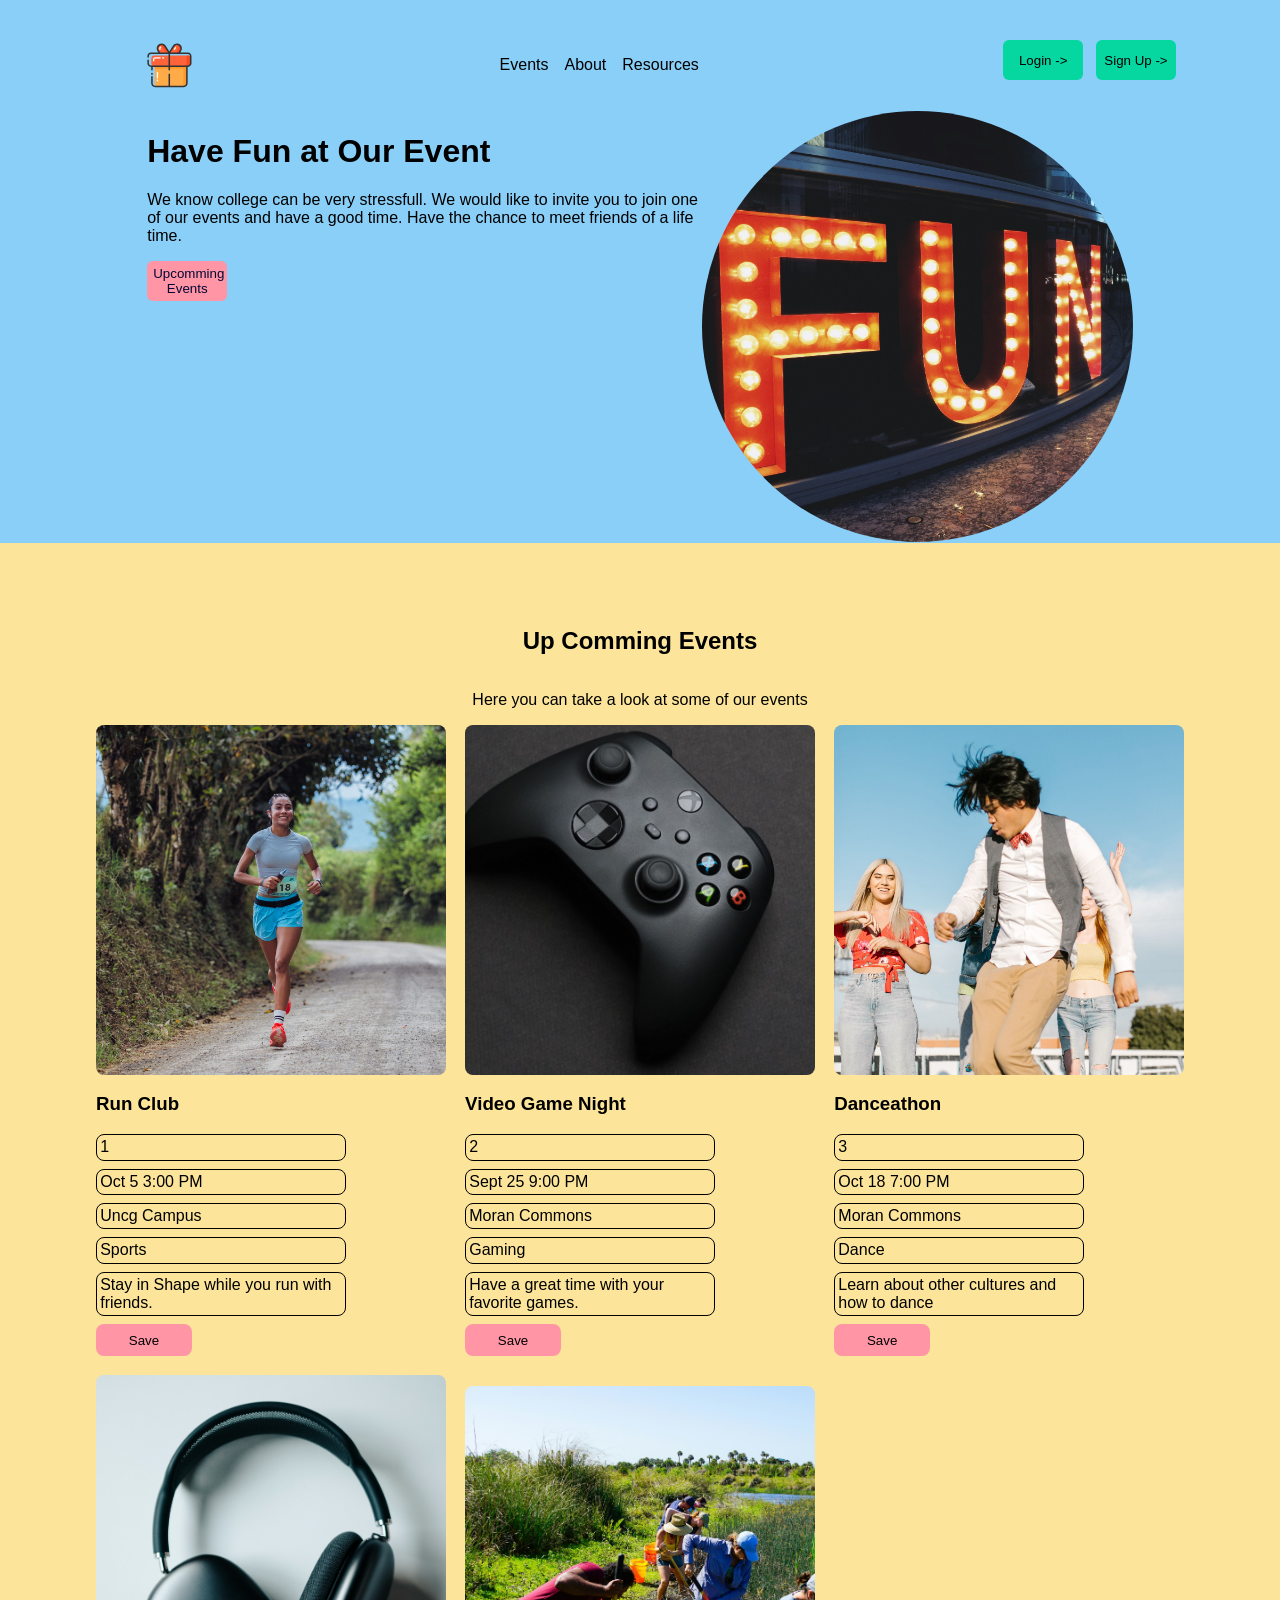
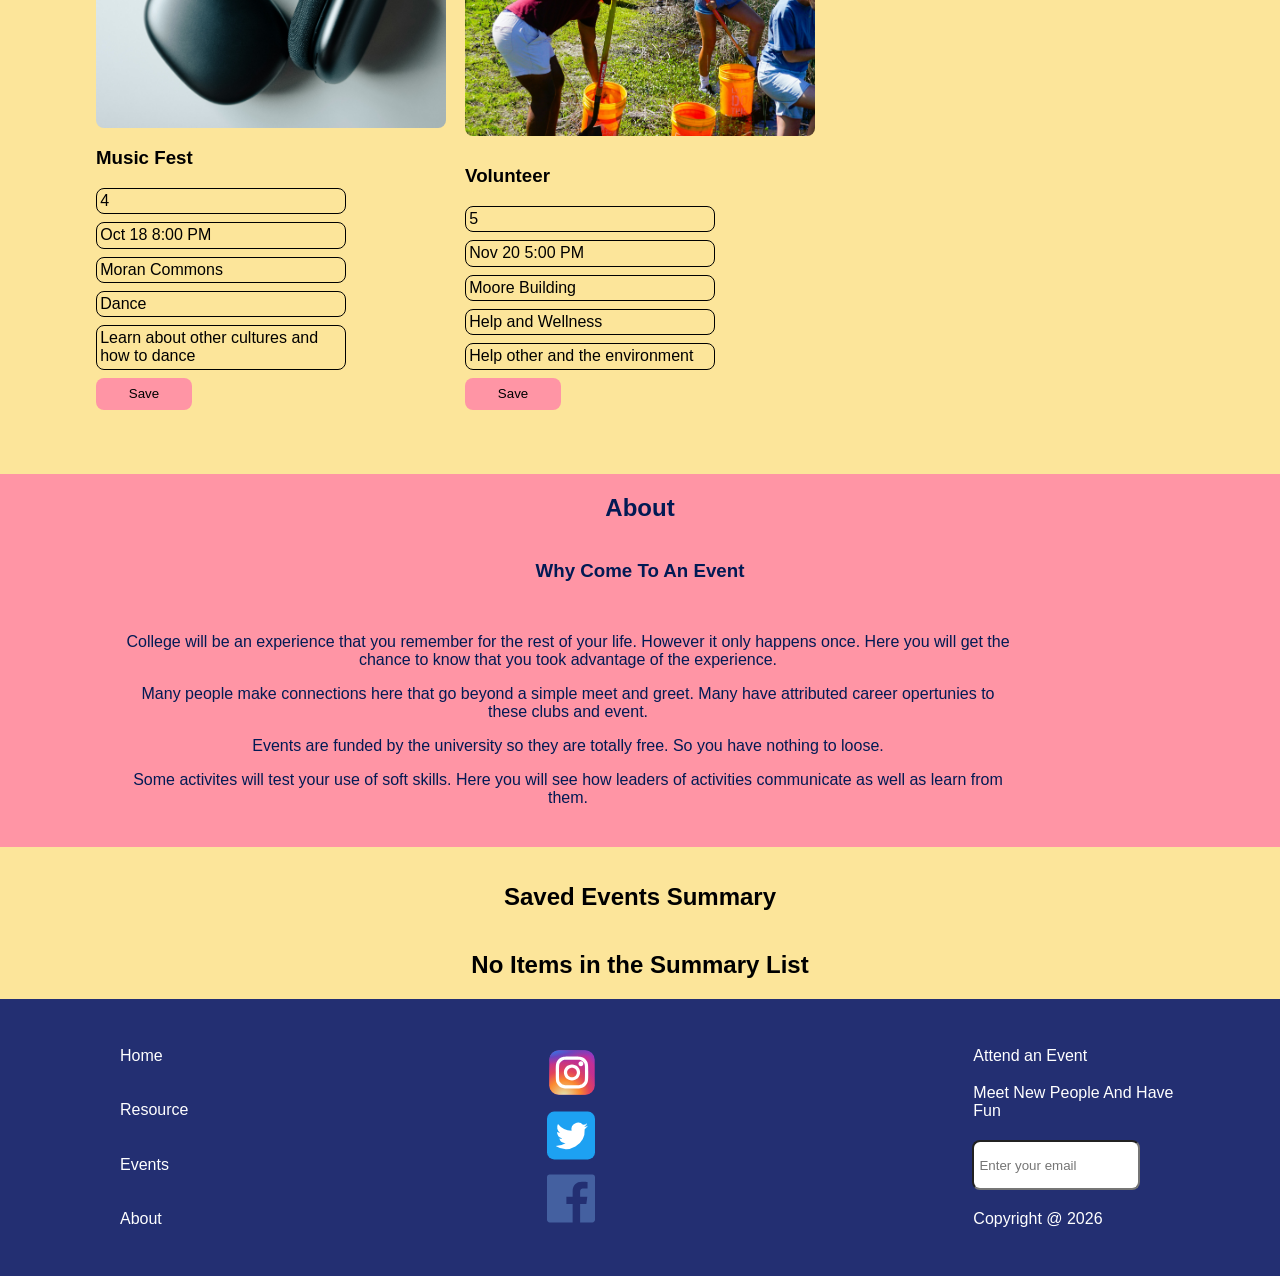
<file: index.html>
<!DOCTYPE html>
<html lang="en">

<head>
    <meta charset="UTF-8">
    <meta name="viewport" content="width=device-width, initial-scale=1.0">
    <title>Document</title>
    <link rel="stylesheet" href="styles.css" />
</head>

<body>
    <header>
        <nav>
            <ul>
                <li id="first-li" class="ul-word"><a><img id="present" src="./images/gift.svg" /></a></li>
                <div id="center-li">
                    <li class="ul-word"><a href="./event.html">Events</a></li>
                    <li class="ul-word"><a href="#article-sec">About</a></li>
                    <li class="ul-word"><a>Resources</a></li>
                </div>


                <li id="li-buttons">
                    <button>
                        Login ->
                    </button>
                    <button>
                        Sign Up ->
                    </button>
                </li>
            </ul>


        </nav>

        <div id="main-header">
            <div class="left-header">
                <h1>Have Fun at Our Event</h1>
                <p>We know college can be very stressfull.
                    We would like to invite you to join one of
                    our events and have a good time.
                    Have the chance to meet friends of a life time. </p>
                <a href="#event-sec"><button>
                        Upcomming Events
                    </button></a>

            </div>
            <img src="./images/fun.jpg" />
            <!-- <div class="left-header"></div> -->
        </div>

    </header>

    <section id="event-sec">
        <h1>Up Comming Events</h1>
        <p>Here you can take a look at some of our events</p>
        <div id="card-container">
            <div class="cards">
                <img src="./images/running.jpg" />
                <h3>Run Club</h3>
                <div class="card-text">
                    <span>1</span>
                    <span>Oct 5 3:00 PM</span>
                    <span>Uncg Campus</span>
                    <span>Sports</span>
                    <span>Stay in Shape while you run with friends.</span>
                    <button class="save">Save</button>
                </div>
                

            </div>
            <div class="cards">
                <img src="./images/games.jpg" />
                <h3>Video Game Night</h3>
                <div class="card-text">
                    <span>2</span>
                    <span>Sept 25 9:00 PM</span>
                    <span>Moran Commons</span>
                    <span>Gaming</span>
                    <span>Have a great time with your favorite games.</span>
                    <button class="save">Save</button>
                    
                </div>

            </div>
            <div class="cards">
                <img src="./images/dance.jpg" />
                <h3>Danceathon</h3>
                <div class="card-text">
                    <span>3</span>
                    <span>Oct 18 7:00 PM</span>
                    <span>Moran Commons</span>
                    <span>Dance</span>
                    <span>Learn about other cultures and how to dance</span>
                    <button class="save">Save</button>

                </div>



            </div>
            <div id="select-card" class="cards" >
                <img src="./images/music.jpg" />
                <h3>Music Fest</h3>
                <div class="card-text">
                    <span>4</span>

                    <span>Oct 18 8:00 PM</span>
                    <span>Moran Commons</span>
                    <span>Dance</span>
                    <span>Learn about other cultures and how to dance</span>
                    <button class="save">Save</button>

                </div>



            </div>
            <div class="cards">
                <img src="./images/volunteer.jpg" />
                <h3>Volunteer</h3>
                <div class="card-text">
                    <span>5</span>
                    <span>Nov 20 5:00 PM</span>
                    <span>Moore Building</span>
                    <span>Help and Wellness</span>
                    <span>Help other and the environment</span>
                    <button class="save">Save</button>

                </div>



            </div>
    </section>

    <section id="article-sec">
        <h1>About</h1>
        <h3>Why Come To An Event</h3>
        <ul>
            <li></li>
            <li>
                College will be an experience that you remember for the rest of your life.
                However it only happens once. Here you will get the chance to know that
                you took advantage of the experience.
            </li>
            <li>
                Many people make connections here that go beyond a simple meet and greet.
                Many have attributed career opertunies to these clubs and event.

            </li>
            <li>
                Events are funded by the university so they are totally free.
                So you have nothing to loose.

            </li>
            <li>
                Some activites will test your use of soft skills. Here you will
                see how leaders of activities communicate as well as learn from them.
            </li>

        </ul>



    </section>
    <section id="save-section">
        <h1>Saved Events Summary</h1>
        <div id="added-events">
            <div id="saved-list">
              
            </div>
        </div>
    </section>

    <footer>
        <div>
            <ul id="f-list-1">
                <li>Home</li>
                <li>Resource</li>
                <li>Events</li>
                <li>About</li>

            </ul>
            <ul id="f-list-2">
                <li>  <a><img id="insta" src="./images/insta.svg"></a>
</li>
              <li> <a><img src="./images/twitter.svg"></a></li>
               <li> <a><img src="./images/facebook.svg"></a></li>
               



            </ul>

            <ul id="f-list-3">
                <li>Attend an Event</li>
                <li>Meet New People And Have Fun</li>

                <li><input placeholder=" Enter your email"></li>
                <span>Copyright @ 2026</span>
            </ul>
        </div>
    </footer>
<script src="script.js"></script>
</body>
</html>
</file>
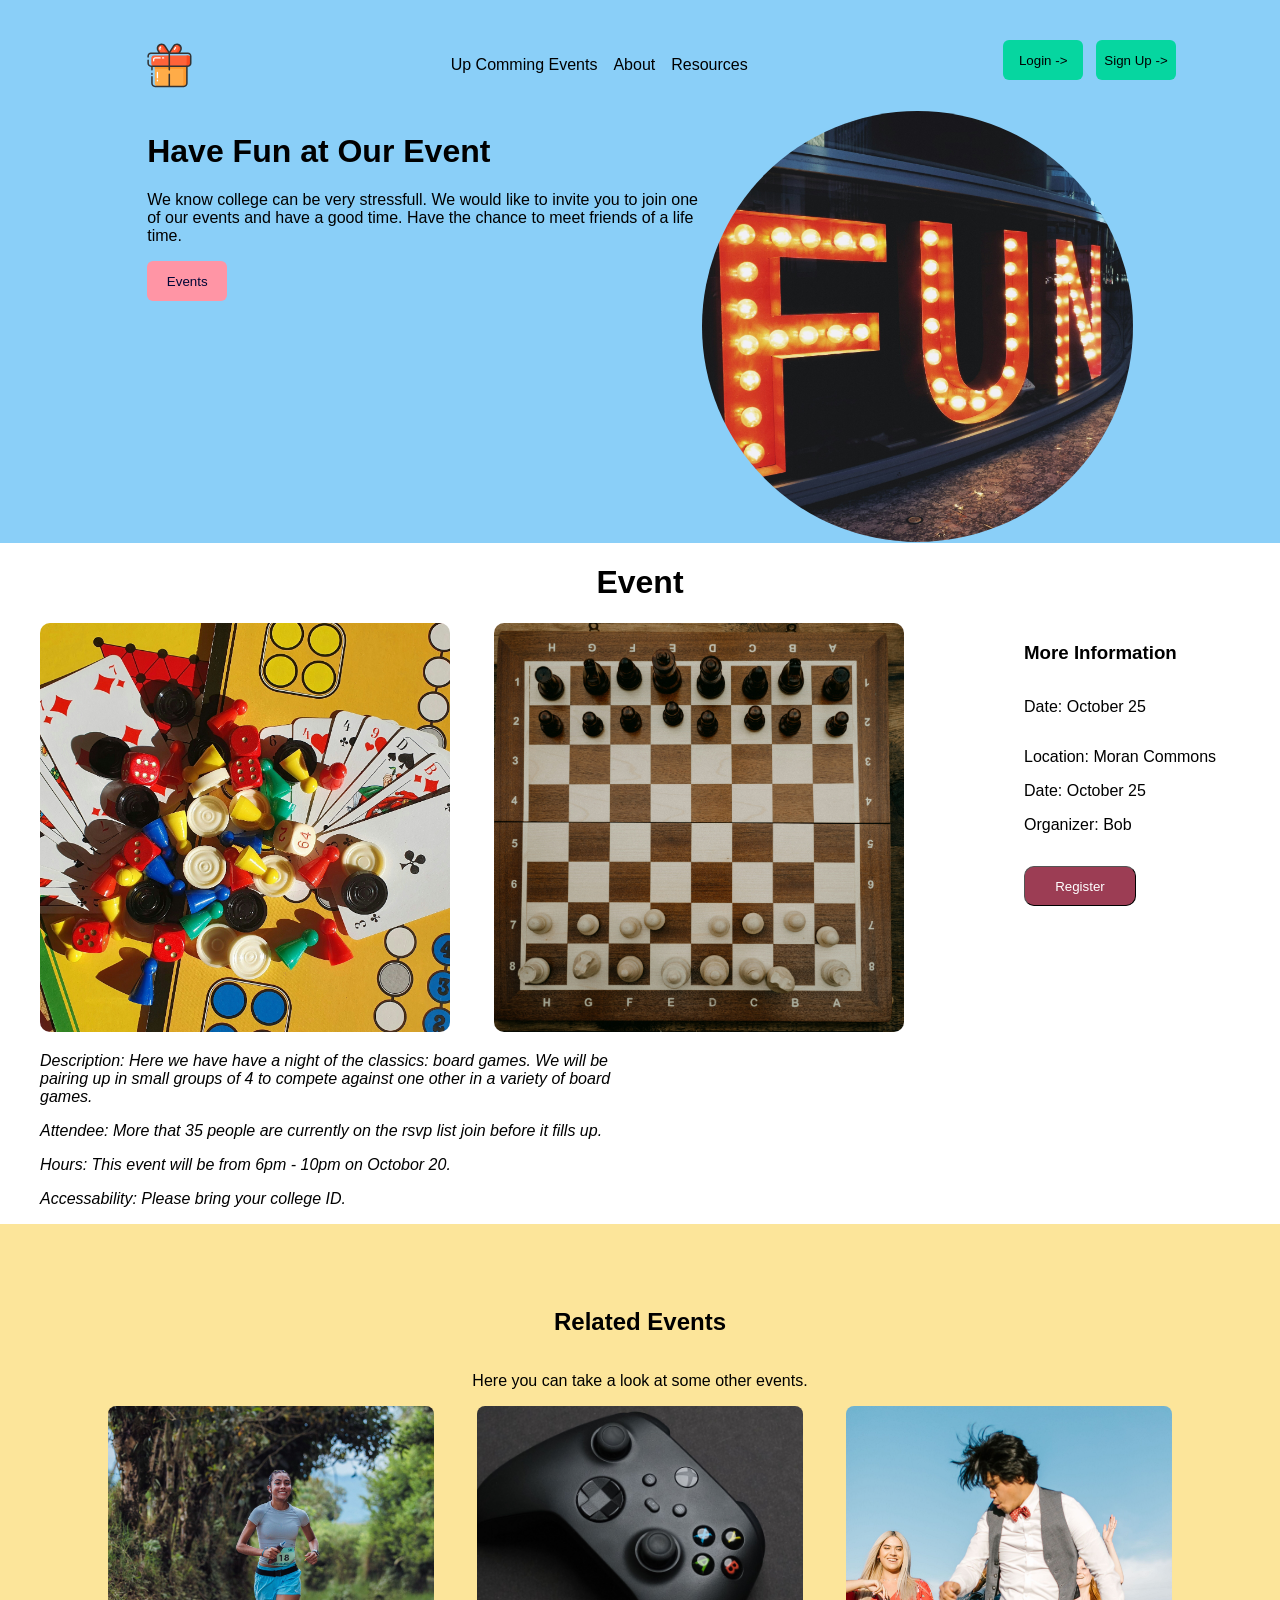
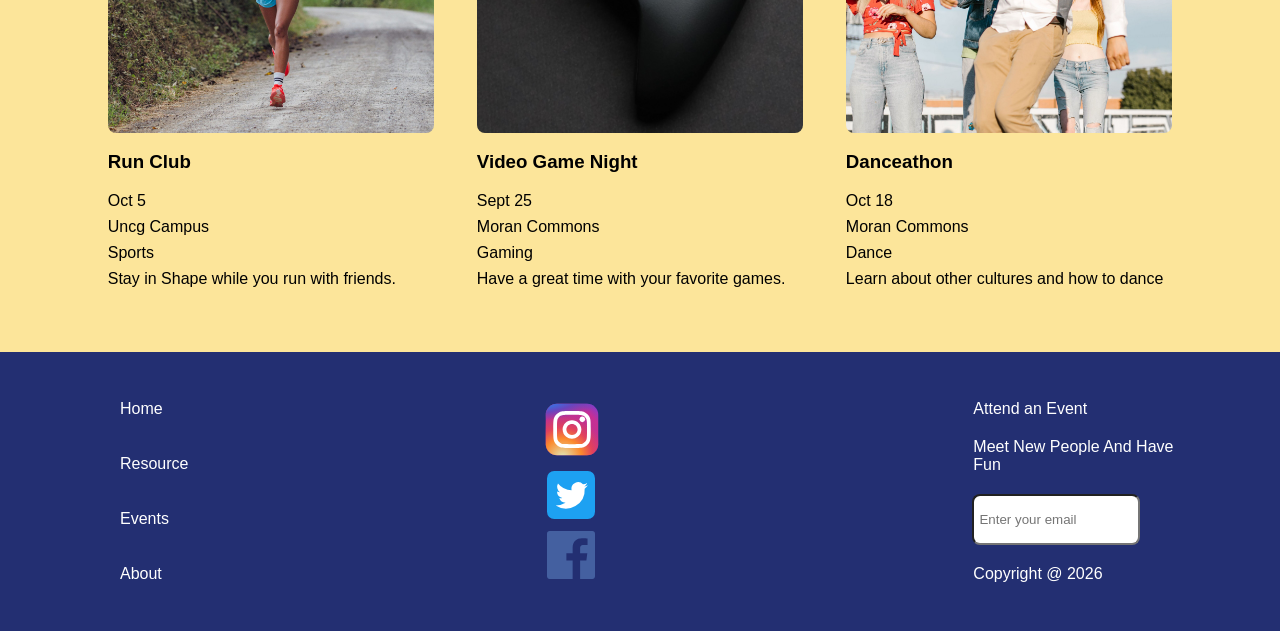
<file: event.html>
<!DOCTYPE html>
<html lang="en">
<head>
    <meta charset="UTF-8">
    <meta name="viewport" content="width=device-width, initial-scale=1.0">
    <title>Document</title>
    <link rel="stylesheet" href="styles.css" />

</head>
<body>

    <header>
        <nav>
            <ul>
                <li id="first-li" class="ul-word"><a href="index.html"><img id="present" src="./images/gift.svg" /></a></li>
                <div id="center-li">
                    <li class="ul-word"><a href="#event-sec">Up Comming Events</a></li>
                    <li class="ul-word"><a href="#article-sec">About</a></li>
                    <li class="ul-word"><a>Resources</a></li>
                </div>


                <li id="li-buttons">
                    <button>
                        Login ->
                    </button>
                    <button>
                        Sign Up ->
                    </button>
                </li>
            </ul>


        </nav>

        <div id="main-header">
            <div class="left-header">
                <h1>Have Fun at Our Event</h1>
                <p>We know college can be very stressfull.
                    We would like to invite you to join one of
                    our events and have a good time.
                    Have the chance to meet friends of a life time. </p>
                <a href="#event-sec"><button>
                        Events
                    </button></a>

            </div>
            <img src="./images/fun.jpg" />
            <!-- <div class="left-header"></div> -->
        </div>

    </header>
  <div id="event-header"> <h1 id="solo-h1">Event</h1></div>
     
    <section id="event-page">
      
        <div id="event-main">
            <div>
                <div>
                <img src="images/board-games.jpg" />
                <img src="images/chess.jpg" />

                </div>
                

                <div>
                    <ul>
                        <li>Description: Here we have have a night of the classics: board games.
                            We will be pairing up in small groups of 4 to compete against one other 
                            in a variety of board games.
                        </li>
                        <li>
                            Attendee: More that 35 people are currently on the rsvp list join before it fills up.
                        </li>
                        <li>
                            Hours: This event will be from 6pm - 10pm on Octobor 20.
                        </li>
                        <li>
                            Accessability: Please bring your college ID.
                        </li>

                    </ul>
                </div>
            </div>
        </div>
        <div id="side-bar">
            <h3>More Information</h3>
            <span>Date: October 25</span>
            <span></span>
            <span>Location: Moran Commons</span>
            <span>Date: October 25</span>
            <span>Organizer: Bob </span>
            <span></span>
            <button>Register</button>




            <!-- <ul>
                <li>Date: October 25</li>
                <li>Time: 6pm - 10pm</li>
                <li></li>
                <li></li>
                <li></li>
            </ul> -->

        </div>
    </section>
    
    <section id="event-sec2">
        <h1>Related Events</h1>
        <p>Here you can take a look at some other events.</p>
        <div id="card-container2">
            <div class="cards2">
                <img src="./images/running.jpg" />
                <h3>Run Club</h3>
                <div class="card2-text">
                    <span>Oct 5</span>
                    <span>Uncg Campus</span>
                    <span>Sports</span>
                    <span>Stay in Shape while you run with friends.</span>
                </div>

            </div>
            <div class="cards2">
                <img src="./images/games.jpg" />
                <h3>Video Game Night</h3>
                <div class="card2-text">
                    <span>Sept 25</span>
                    <span>Moran Commons</span>
                    <span>Gaming</span>
                    <span>Have a great time with your favorite games.</span>
                </div>

            </div>
            <div class="cards2">
                <img src="./images/dance.jpg" />
                <h3>Danceathon</h3>
                <div class="card2-text">
                    <span>Oct 18</span>
                    <span>Moran Commons</span>
                    <span>Dance</span>
                    <span>Learn about other cultures and how to dance</span>
                </div>

            </div>
          
            </div>
    </section>





    <footer>
        <div>
            <ul id="f-list-1">
                <li>Home</li>
                <li>Resource</li>
                <li>Events</li>
                <li>About</li>

            </ul>
            <ul id="f-list-2">
                <a><img id="insta" src="./images/insta.svg"></a>

                <a><img src="./images/twitter.svg"></a>
                <a><img src="./images/facebook.svg"></a>



            </ul>

            <ul id="f-list-3">
                <li>Attend an Event</li>
                <li>Meet New People And Have Fun</li>

                <li><input placeholder=" Enter your email"></li>
                <span>Copyright @ 2026</span>
            </ul>

        </div>



    </footer>

<script src="script.js"></script>
    
</body>
</html>
</file>
<file: styles.css>
body {
    font-family: Arial, sans-serif;
    margin: 0;
}

header {
    background-color: #8ACFF8;
    margin: 0;
    height: 55vh;
    padding: 1.5rem;
}


ul {
    width: 100%;
    display: flex;
    justify-content: space-between;
    margin-left: 5rem;
    margin-right: 5rem;
    list-style: none;
}

a {
    color: inherit;
    text-decoration: none;
}

#first-li {
  text-decoration-style: none;
}

li img {
    height: 3.2rem;
    width: 5;
}


nav {
    display: flex;
    justify-content: space-around;
    /* position: fixed; */
   
}

/* #present {
    width: 10%;
} */

#li-buttons {
    display:flex;
    gap: .8rem;

}

#li-buttons button {
    height: 2.5rem;
    width: 5rem;
    border-radius: 6px;
    border-style: solid;
    border-width: 0px;
    background-color: #06D6A0;
}

#li-buttons button:hover {
    background-color: #FF7F50;
    color: white;
}

#center-li {
    display: flex;
    gap: 1rem;
    margin-top: 1rem;
}

#main-header {
    display: flex;
    justify-content: center;
}

#main-header  img{
    width: 40%;
    border-radius: 50%;

}

.left-header {
    width: 45%;

}

.left-header button {
     height: 2.5rem;
    width: 5rem;
    border-radius: 6px;
    border-style: solid;
    border-width: 0px;
    background-color: #FF95A5;
    color: #010736;
}

.left-header button:hover {
    background-color: #FCE59A;
}

#event-sec {
    display: flex;
    /* height: 100vh; */
    /* flex-direction: column; */
    
    flex-direction: column;
    justify-content: center;
    text-align: center;
    background-color: #FCE59A;
    padding: 4rem;
}

#event-sec2 {
    display: flex;
    /* height: 100vh; */
    /* flex-direction: column; */
    
    flex-direction: column;
    justify-content: center;
    text-align: center;
    background-color: #FCE59A;
    padding: 4rem;
}

/* section p {
    text-align: start;
} */
#card-container {
    display: grid;
    grid-template-columns: 1fr 1fr 1fr;
    gap: 1.2rem;
    margin-left: 2rem;
    margin-right: 2rem;
    /* justify-content: center; */
}


#card-container2 {
   display: flex;
    gap: 1.2rem;
    margin-left: 2rem;
    margin-right: 2rem;
    flex-wrap: wrap;
    flex-direction:row;
    justify-content: space-around;
    
    /* justify-content: center; */
}


.cards {
    display: flex;
    flex-direction: column;
    justify-content: start;
    text-align: start;
   
}

.select-card {
     display: flex;
    flex-direction: column;
    justify-content: start;
    text-align: start;
    border-radius: 8px;
    padding: 1rem;
    border-style: solid;
    border-width: 2px;
    border-color: black;
}

.cards2 {
    display: flex;
    flex-direction: column;
    justify-content: start;
    text-align: start;
    width: 30%;
   
}

.select-card img {
     margin: auto;
    width: 100%;
    border-radius: 8px;
}

.cards img {
    margin: auto;
    width: 100%;
    border-radius: 8px;
}

.cards2 img {
    margin: auto;
    width: 100%;
    border-radius: 8px;
}

.rem {
    visibility: hidden;
}

.new-val > span:first-child {
    display: none;
    visibility: hidden;
}


.card-text {
    display: flex;
    flex-direction: column;
    /* justify-content: start; */
    gap: .5rem;
}

.save {
    width: 6rem;
    border-radius: 8px;
    height: 2rem;
    border-style: none;
    background-color: #FF95A5;

}

.save:hover {
    background-color: #06D6A0;
    border-width: 1px;
    border-style: solid;
}

.card2-text {
    display: flex;
    flex-direction: column;
    /* justify-content: start; */
    gap: .5rem;
}


.card-text span{
    border-style: solid;
    border-width: 0.1px;
    width: 70%;
    border-radius: 8px;
    padding: .2rem .2rem .2rem .2rem;
    padding-right: 0rem;
}

.card-text span:hover {
    background-color: #8CABFF;
}

#article-sec {
    /* margin-top: 3rem; */
    text-align: center;
    display: flex;
    flex-direction: column;
    background-color: #FF95A5;
    color: #021A54;
    padding-bottom: 3rem;
    
}

#article-sec ul {
    display: flex;
    flex-direction: column;
    justify-content: content;
    width: 70%;
    gap: 1rem;
}

/*Event page*/

#event-page {
    display: grid;
    grid-template-columns: 1fr 1fr .5fr;
    grid-template-rows: 1fr 1fr 1fr;
}

#event-main {
    grid-column-start: 1;
    grid-column-end: 3;
    grid-row-start: 1;
    grid-row-end: 4;
    display: flex;
    flex-direction: column;
    justify-content: center;

}

#event-header {
    text-align: center;
}

#event-main img {
    width: 40%;
    margin-left: 2.5rem;
    border-radius: 10px;
}

#event-main ul {
    display: flex;
    flex-direction: column;
    gap: 1rem;
    font-style: italic;
    width: 60%;
    margin-left: 0px;
}

#side-bar {
    grid-column-start: 3;
    grid-column-end: 4;
    grid-row-start: 1;
    grid-row-end: 4;
    /* gap: 1rem; */
    display: flex;
    flex-direction: column;
    gap: 1rem;
   
}

#side-bar button{
    width: 7rem;
    height: 2.5rem;
    border-radius: 10px;
    border-width: 1px;
    background-color: #9C3D54;
    color: white;
}

#side-bar button:hover {
    background-color: #EEB76B;
}

/* #side-bar ul{
    display: flex;
    flex-direction: column;
    /* margin-left: 0px; */
/* } */ 

#save-section {
    background-color: #FCE59A;
    margin-top: -1.5rem;
    padding-top: 1rem;

    /* text-align: center; */
}

#save-section h1 {
    text-align: center;
}

#added-events{
     
    

}

#saved-list {
    display: flex;
    justify-content: center;
    gap: 5%;
    flex-wrap: wrap;
    
}

.new-val{
    display: flex;
    justify-content: center;
    flex-direction: column;
}

.new-val {

}



footer div{
  display: flex;
  justify-content: center;
  justify-content:space-between;
  /* width: 80%; */
  /* padding:  5rem; */
  padding-top: 2rem;
  padding-bottom: 2rem;
    color: white;
    background-color: #232F72;
}

footer ul {
    display: flex;
    flex-direction: column;
  
}

#f-list-1 {
   display: flex;
   flex-direction: column;
   gap: 1rem;
}

#f-list-2 {
 display: flex;
 flex-direction: column;
 gap: .5rem;
}

footer img {
    /* height: 3rem; */
    width: 3rem;
}

#insta {
    width: 3.7rem;
    position: relative;
    right: .27rem;
}

ul input {
    /* padding: .5rem; */
    width: 10rem;
    height: 2.8rem;
    border-radius: 8px;
    position: relative;
    right: .1rem;
}

footer span {
    display: block;
    
    
}

@media (min-width: 1400px) {
   #main-header img{
    width: 2rem;

    }

    #main-header img{
    width:  10%;

    }
   
}

@media (min-width: 1150px) {
   #main-header  img{
    width: 35%;
    border-radius: 50%;

    }

   
}


@media (max-width: 850px) {
    
    #card-container {
        grid-template-columns: 1fr 1fr;
    }

    nav ul {
        flex-wrap: wrap;
    }

    #f-list-3 input {
        width: 5rem;
    }

    #f-list-2 a {
        display: inline-block;
        /* width: 10px; */
        width: auto;
    }

    

    /* #f-list-2 img {
        width: 32px;
        height: 32px;
        display: block;
    } */
    footer div {
        flex-direction: column;
    }

    input {
        width: 15rem;
    }

    footer {
        flex-direction: column;
    }

    /* footer {
        width: 80%;
    } */

    #f-list-1, #f-list-2, #f-list-3 {
        width: 50%;
    }

    #event-header {
        grid-template-columns: 1fr 1fr;
    }

    
}

@media (max-width: 460px) {
    #card-container {
        grid-template-columns: 1fr;
    }

    #main-header {
        flex-direction: column;
        justify-content: center;
        margin-left: 0px;
        /* height: 100vh; */
        /* padding-bottom: 10rem;
         */
        /* margin-bottom: 10rem; */
    }

    

    
}
</file>
